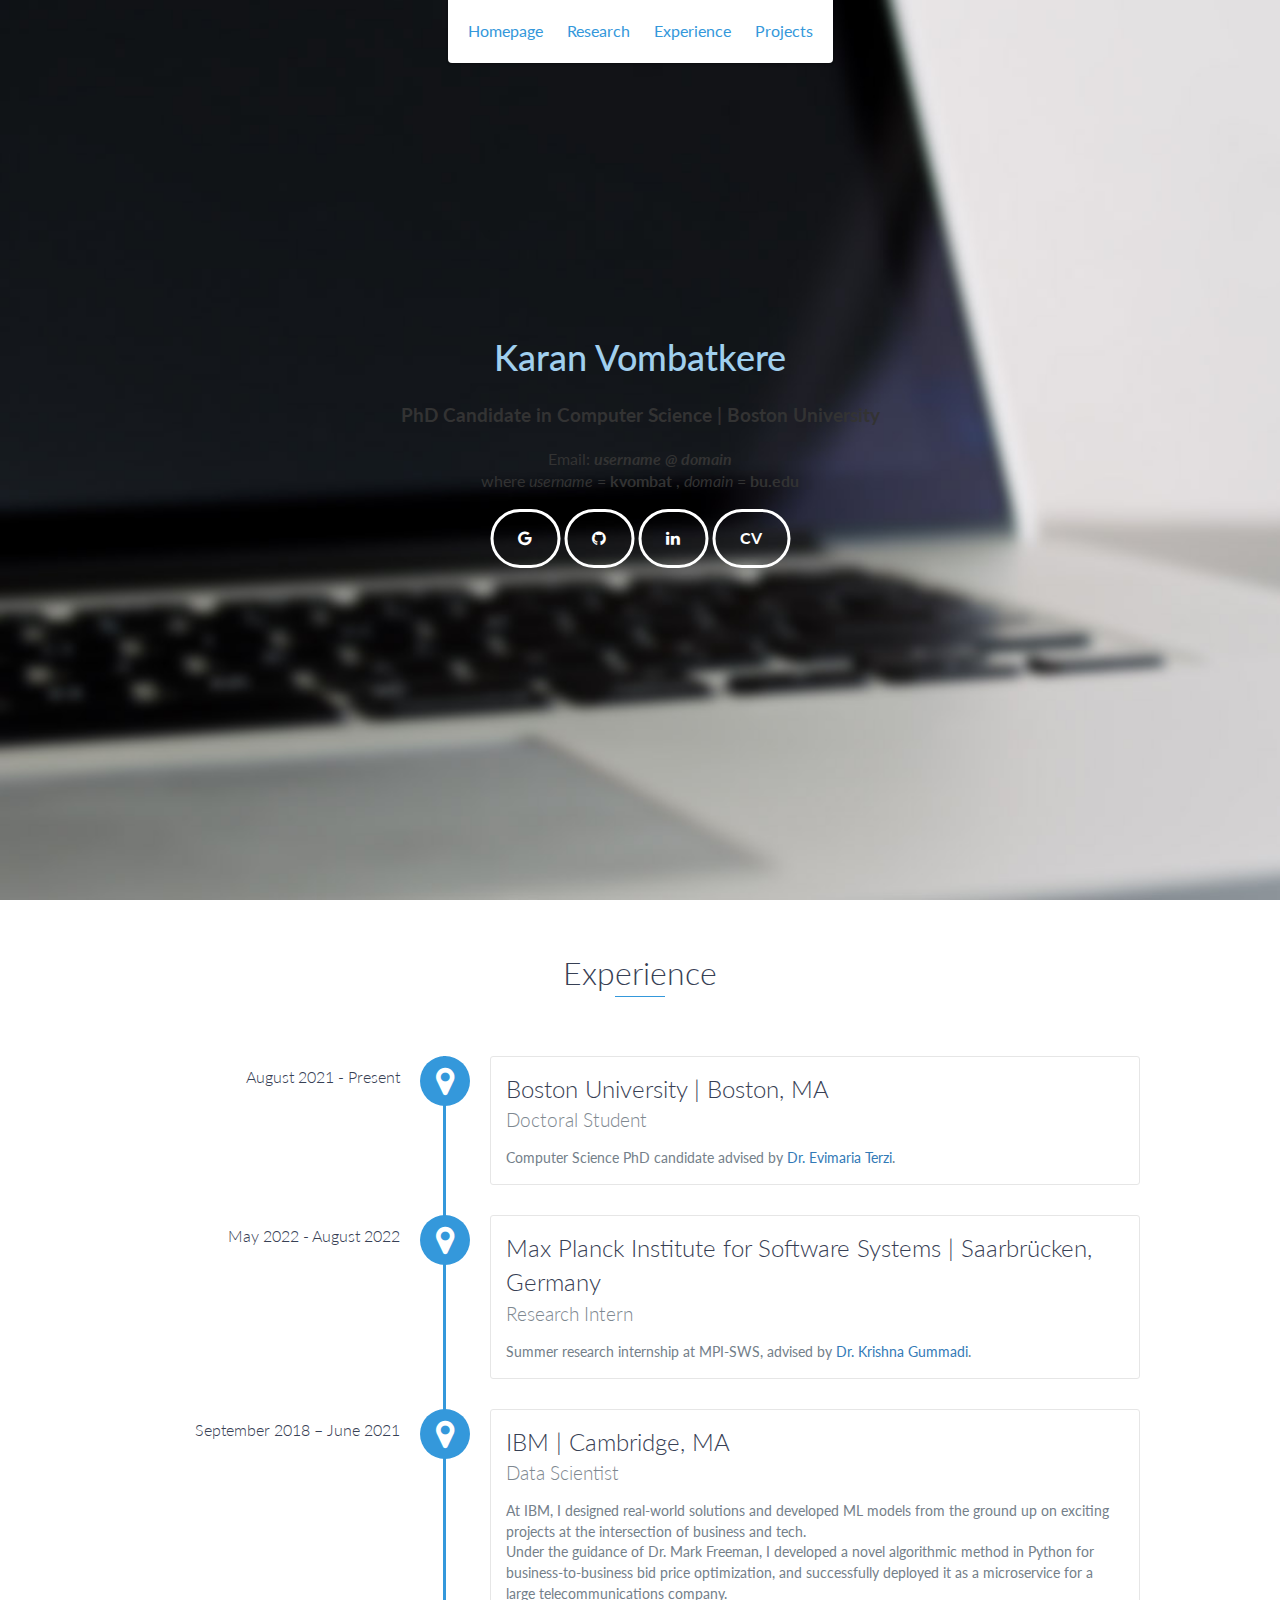
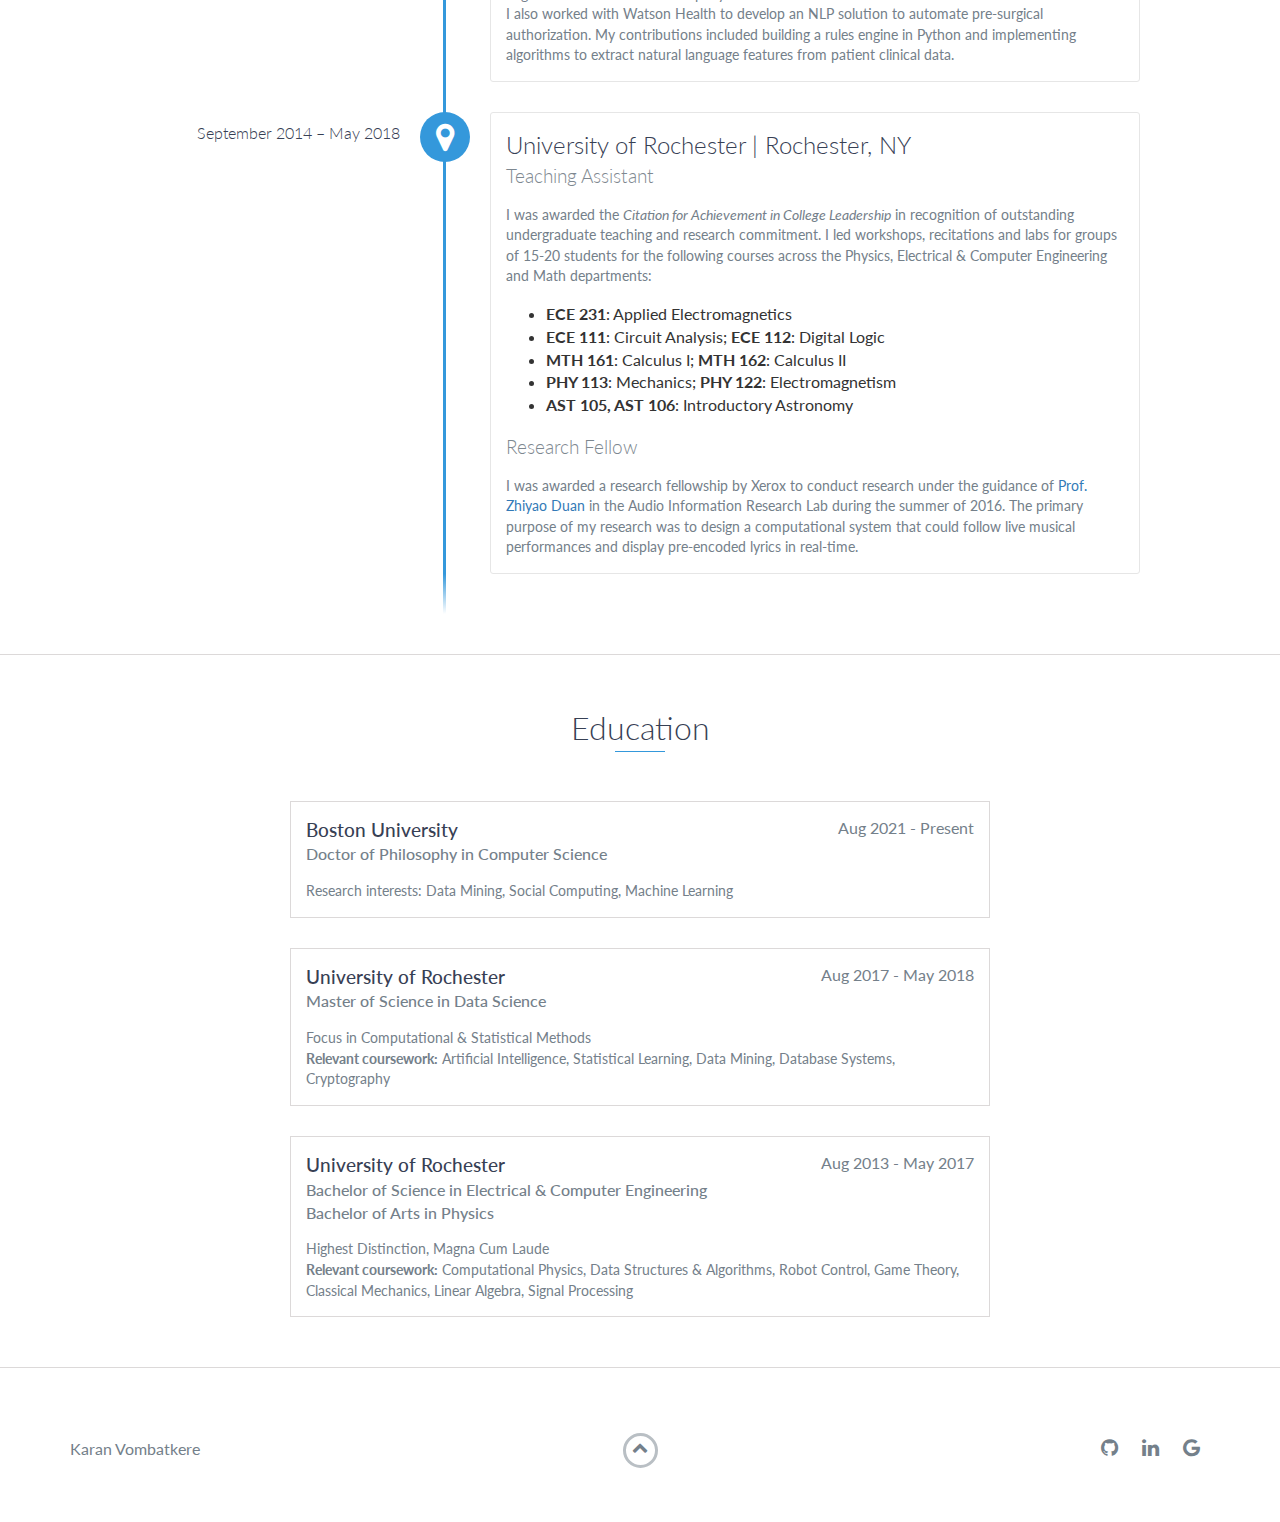
<file: experience.html>
<!DOCTYPE html>
<html class="no-js" lang="en">

<head>
    <meta charset="utf-8">
    <meta http-equiv="X-UA-Compatible" content="IE=edge">
    <meta name="viewport" content="width=device-width, initial-scale=1">
    <meta name="description" content="Karan Vombatkere. Computer Science PhD Candidate at Boston University. Boston Area. Previous: IBM. University of Rochester.">
    <meta name="keywords" content="Karan Vombatkere, Vombatkere, Data Mining, Machine Learning, Data Science, Python, PhD, University of Rochester, Rochester, Boston, Boston University, Terzi">
    <meta name="author" content="Karan Vombatkere">
    <meta name="google-site-verification" content="_yci14Q2IrBgGK2cOmXFaVtaplQLrWOW6jhABCoEYLM" />
    <title>KV Projects</title>
    <link rel="shortcut icon" href="favicon.ico" type="image/x-icon">
    <link rel="icon" href="favicon.ico" type="image/x-icon">
    <link href="https://fonts.googleapis.com/css?family=Lato:300,400,700,900" rel="stylesheet">
    <link rel="stylesheet" href="libs/font-awesome/css/font-awesome.min.css">
    <link href="css/bootstrap.min.css" rel="stylesheet">
    <link href="css/styles.css" rel="stylesheet">
</head>

<body>
    <div id="mobile-menu-open" class="shadow-large">
        <i class="fa fa-bars" aria-hidden="true"></i>
    </div>
    <!-- End #mobile-menu-toggle -->
    <body>
        <div id="mobile-menu-open" class="shadow-large">
            <i class="fa fa-bars" aria-hidden="true"></i>
        </div>
        <!-- End #mobile-menu-toggle -->
        <header>
            <div id="mobile-menu-close">
                <span>Close</span> <i class="fa fa-times" aria-hidden="true"></i>
            </div>
            <ul id="menu" class="shadow">
                <li>
                    <a href="index.html"> Homepage </a>
                </li>
                <li>
                    <a href="index.html#research"> Research </a>
                </li>
                <li>
                    <a href="experience.html"> Experience </a>
                </li>
                <li>
                    <a href="projects.html"> Projects </a>
                </li>
            </ul>
        </header>
        <!-- End header -->

    <div id="lead">
        <div id="lead-content">
            <h2>Karan Vombatkere</h2>
            <h3>PhD Candidate in Computer Science | Boston University</h3>
                Email: <em><b>username @ domain</b></em> <br> where <em>username</em> = <b>kvombat</b> , <em>domain</em> = <b>bu.edu</b></b>
            </p>
            <a href="https://scholar.google.com/citations?user=d02mnckAAAAJ" class="btn-rounded-white" target="_blank"><i class="fa fa-google" aria-hidden="true"></i></a>
            <a href="https://github.com/kvombatkere/" class="btn-rounded-white" target="_blank"><i class="fa fa-github" aria-hidden="true"></i></a>
            <a href="https://www.linkedin.com/in/karan-vombatkere-7a0317ab/" class="btn-rounded-white" target="_blank"><i class="fa fa-linkedin" aria-hidden="true"></i></a>
            <a href="assets/Vombatkere_CV_Jan24.pdf" class="btn-rounded-white" target="_blank"><b>CV</b></a>
        </div>
        <!-- End #lead-content -->
    </div>
    <!-- End #lead -->

    <div id="experience">
        <h2 class="heading">Experience</h2>
        <div id="experience-timeline">
            <div data-date="August 2021 - Present">
                <h3>Boston University | Boston, MA</h3>
                <h4>Doctoral Student</h4>
                <p>
                    Computer Science PhD candidate advised by <a href="http://cs-people.bu.edu/evimaria/" target="_blank">Dr. Evimaria Terzi</a>.
                </p>
            </div>

            <div data-date="May 2022 - August 2022">
                <h3>Max Planck Institute for Software Systems | Saarbrücken, Germany</h3>
                <h4>Research Intern</h4>
                <p>
                    Summer research internship at MPI-SWS, advised by <a href="https://people.mpi-sws.org/~gummadi/" target="_blank">Dr. Krishna Gummadi</a>.
                </p>
            </div>

            <div data-date="September 2018 – June 2021">
                <h3>IBM | Cambridge, MA</h3>
                <h4>Data Scientist</h4>
                <p>
                    At IBM, I designed real-world solutions and developed ML models from the ground up on exciting projects at the intersection of business and tech. <br> Under the guidance of Dr. Mark Freeman, I developed a novel algorithmic method in
                    Python for business-to-business bid price optimization, and successfully deployed it as a microservice for a large telecommunications company.
                    <br>I also worked with Watson Health to develop an NLP solution to automate pre-surgical authorization. My contributions included building a rules engine in Python and implementing algorithms to extract natural language features from
                    patient clinical data.
                </p>
            </div>

            <div data-date="September 2014 – May 2018">
                <h3>University of Rochester | Rochester, NY</h3>
                <h4>Teaching Assistant</h4>
                <p>
                    I was awarded the <i>Citation for Achievement in College Leadership</i> in recognition of outstanding undergraduate teaching and research commitment. I led workshops, recitations and labs for groups of 15-20 students for the following
                    courses across the Physics, Electrical & Computer Engineering and Math departments:<br>
                    <ul>
                        <li><b>ECE 231</b>: Applied Electromagnetics</li>
                        <li><b>ECE 111</b>: Circuit Analysis; <b>ECE 112</b>: Digital Logic</li>
                        <li><b>MTH 161</b>: Calculus I; <b>MTH 162</b>: Calculus II </li>
                        <li><b>PHY 113</b>: Mechanics; <b>PHY 122</b>: Electromagnetism</li>
                        <li><b>AST 105, AST 106</b>: Introductory Astronomy</li>
                    </ul>
                </p>
                <h4>Research Fellow</h4>
                <p>
                    I was awarded a research fellowship by Xerox to conduct research under the guidance of
                    <a href="https://scholar.google.com/citations?hl=en&user=pJmAoJ4AAAAJ" target="_blank">Prof. Zhiyao Duan</a> in the Audio Information Research Lab during the summer of 2016. The primary purpose of my research was to design a computational
                    system that could follow live musical performances and display pre-encoded lyrics in real-time.
                </p>
            </div>
        </div>
    </div>
    <!-- End #experience -->

    <div id="education">
        <h2 class="heading">Education</h2>
        <div class="education-block">
            <h3>Boston University</h3>
            <span class="education-date">Aug 2021 - Present</span>
            <h4>Doctor of Philosophy in Computer Science</h4>
            <p>
                Research interests: Data Mining, Social Computing, Machine Learning<br>
            </p>
        </div>

        <div class="education-block">
            <h3>University of Rochester</h3>
            <span class="education-date">Aug 2017 - May 2018</span>
            <h4>Master of Science in Data Science</h4>
            <p>
                Focus in Computational & Statistical Methods<br>
                <b>Relevant coursework:</b> Artificial Intelligence, Statistical Learning, Data Mining, Database Systems, Cryptography
            </p>
        </div>
        <!-- End .education-block -->

        <div class="education-block">
            <h3>University of Rochester</h3>
            <span class="education-date">Aug 2013 - May 2017</span>
            <h4>Bachelor of Science in Electrical & Computer Engineering <br> Bachelor of Arts in Physics
            </h4>
            <p>
                Highest Distinction, Magna Cum Laude<br>
                <b>Relevant coursework:</b> Computational Physics, Data Structures & Algorithms, Robot Control, Game Theory, Classical Mechanics, Linear Algebra, Signal Processing
            </p>
            <!--<ul>
                <li>
                    Lorem ipsum dolor sit amet, consectetur adipiscing elit.
                </li>
                <li>
                    Lorem ipsum dolor sit amet, consectetur adipiscing elit.
                </li>
                <li>
                    Lorem ipsum dolor sit amet, consectetur adipiscing elit.
                </li>
            </ul> -->
        </div>
        <!-- End .education-block -->
    </div>
    <!-- End #education -->

    <footer>
        <div class="container">
            <div class="row">
                <div class="col-sm-5 copyright">
                    <p>
                        Karan Vombatkere
                    </p>
                </div>
                <div class="col-sm-2 top">
                    <span id="to-top">
                        <i class="fa fa-chevron-up" aria-hidden="true"></i>
                    </span>
                </div>
                <div class="col-sm-5 social">
                    <ul>
                        <li>
                            <a href="https://github.com/kvombatkere/" target="_blank"><i class="fa fa-github" aria-hidden="true"></i></a>
                        </li>
                        <li>
                            <a href="https://www.linkedin.com/in/karan-vombatkere-7a0317ab/" target="_blank"><i class="fa fa-linkedin" aria-hidden="true"></i></a>
                        </li>
                        <li>
                            <a href="https://scholar.google.com/citations?hl=en&user=d02mnckAAAAJ" target="_blank"><i class="fa fa-google" aria-hidden="true"></i></a>
                        </li>
                    </ul>
                </div>
            </div>
        </div>
    </footer>
    <!-- End footer -->

    <script src="https://ajax.googleapis.com/ajax/libs/jquery/1.12.4/jquery.min.js"></script>
    <script src="js/scripts.js"></script>
</body>
</html>
</file>
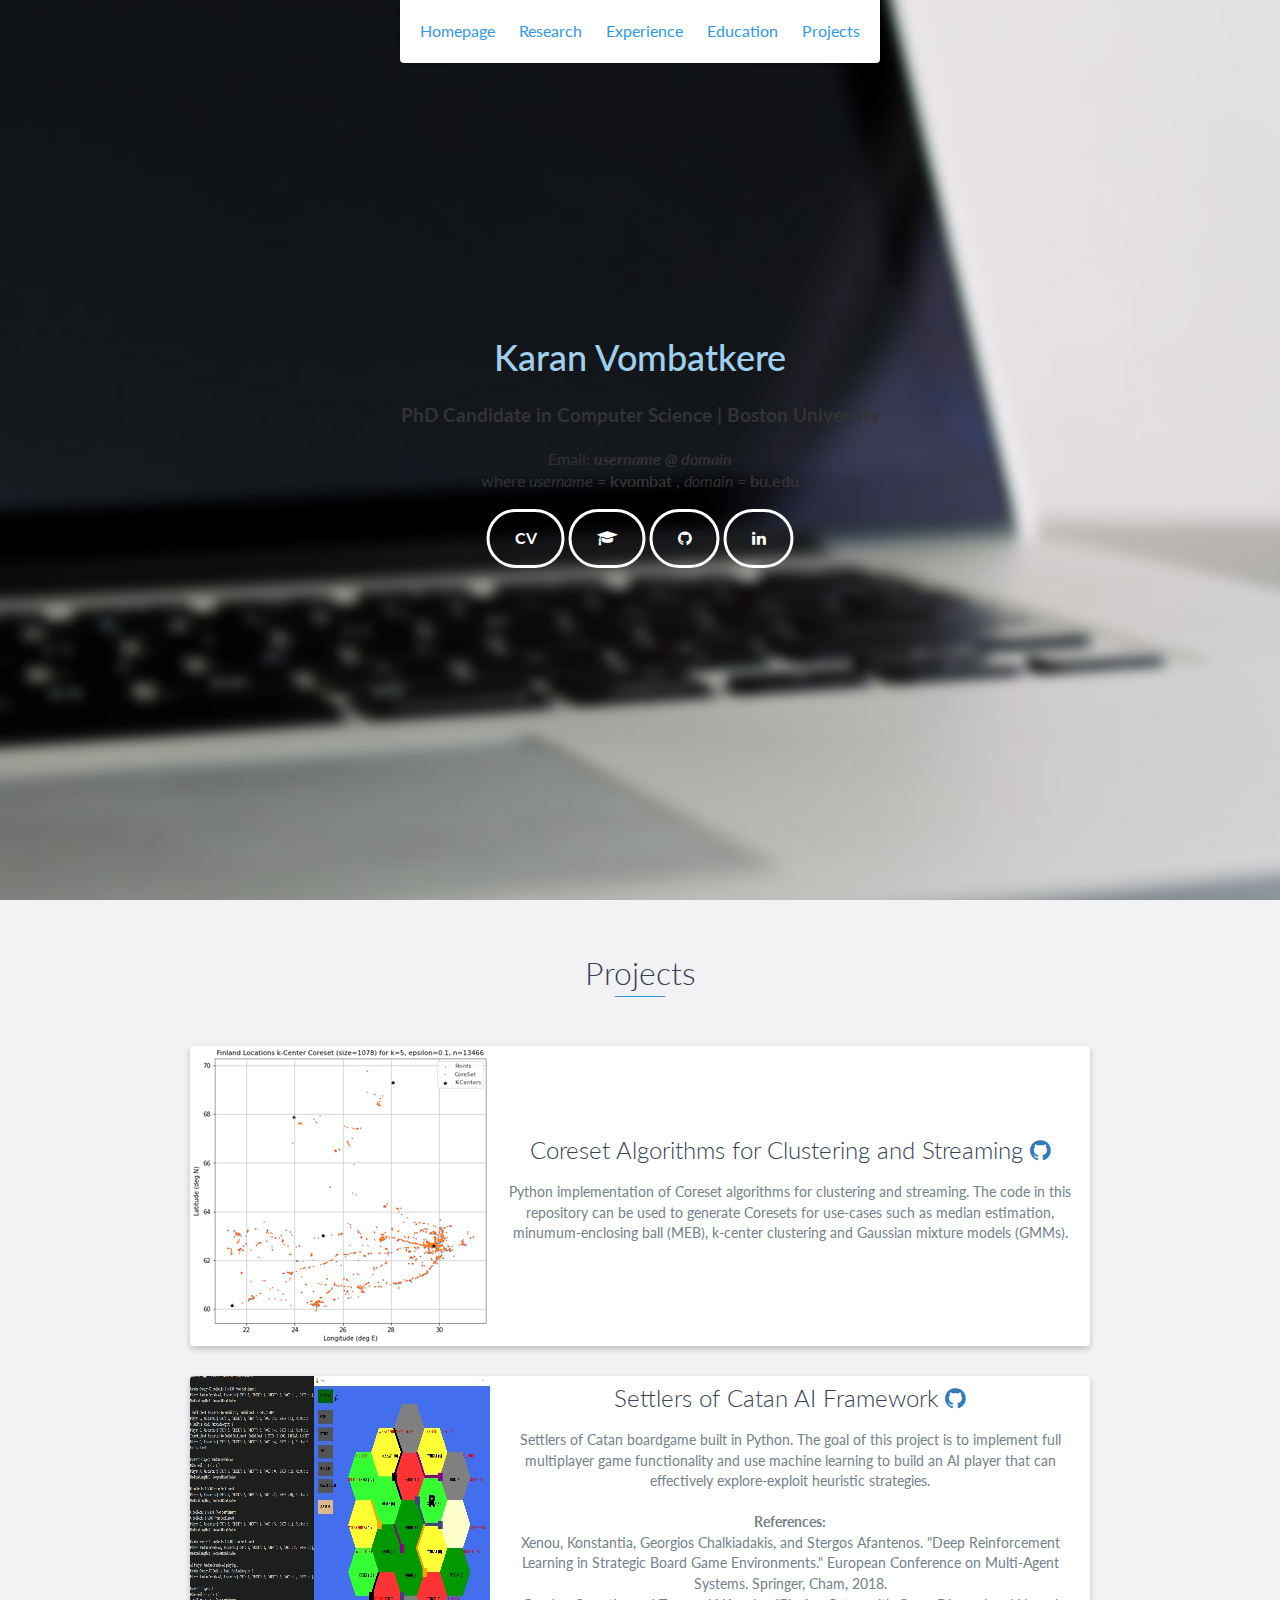
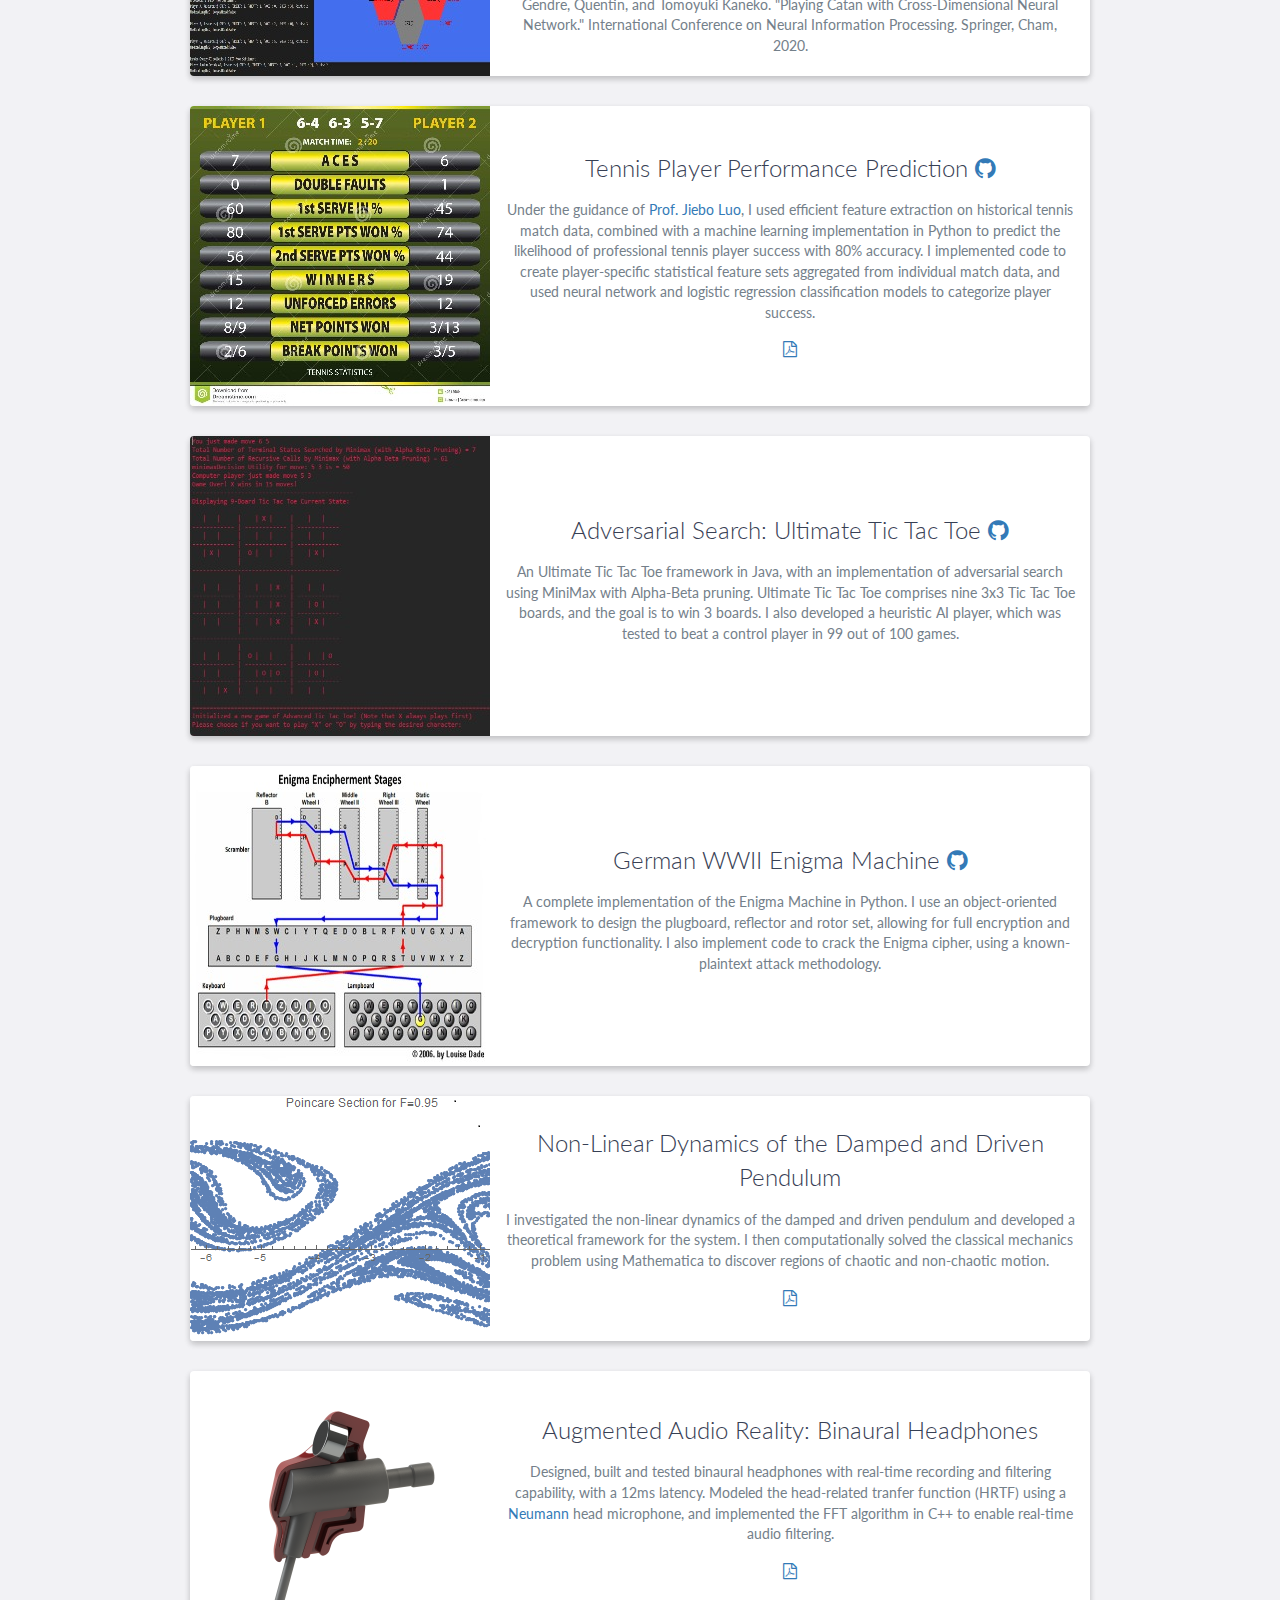
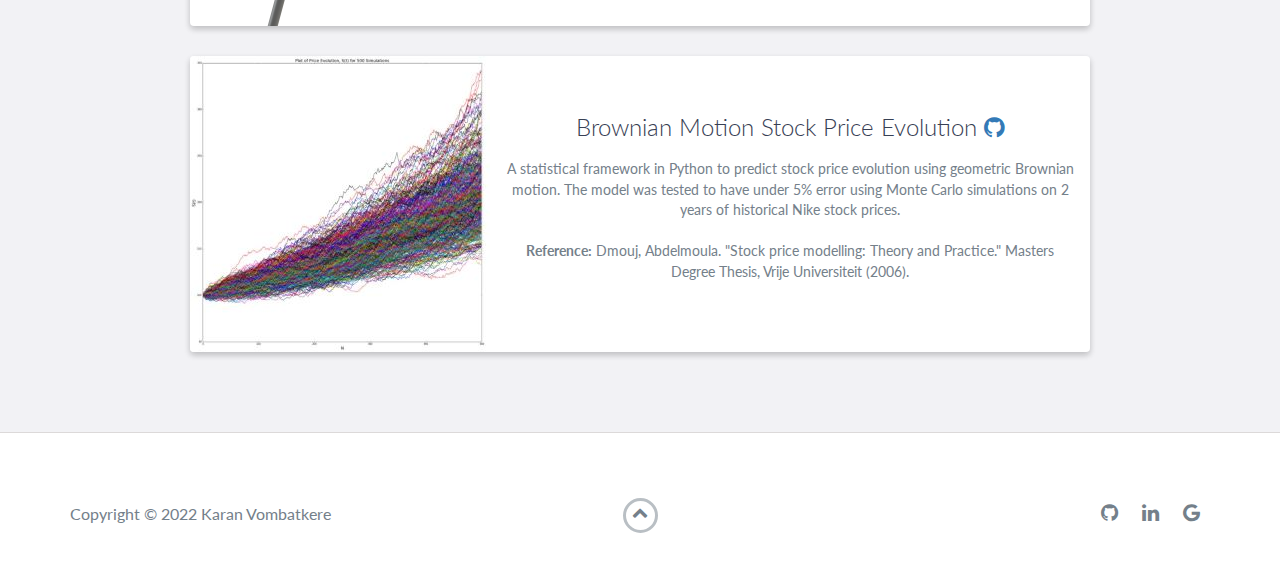
<file: projects.html>
<!DOCTYPE html>
<html class="no-js" lang="en">

<head>
    <meta charset="utf-8">
    <meta http-equiv="X-UA-Compatible" content="IE=edge">
    <meta name="viewport" content="width=device-width, initial-scale=1">
    <meta name="description" content="Karan Vombatkere. Computer Science PhD Candidate at Boston University. Boston Area. Previous: Data Scientist at IBM. University of Rochester.">
    <meta name="keywords" content="Karan Vombatkere, Vombatkere, Data Mining, Machine Learning, Data Science, Python, PhD, University of Rochester, Rochester, Boston, Boston University, Terzi">
    <meta name="author" content="Karan Vombatkere">
    <meta name="google-site-verification" content="_yci14Q2IrBgGK2cOmXFaVtaplQLrWOW6jhABCoEYLM" />
    <title>KV Projects</title>
    <link rel="shortcut icon" href="favicon.ico" type="image/x-icon">
    <link rel="icon" href="favicon.ico" type="image/x-icon">
    <link href="https://fonts.googleapis.com/css?family=Lato:300,400,700,900" rel="stylesheet">
    <link rel="stylesheet" href="libs/font-awesome/css/font-awesome.min.css">
    <link href="css/bootstrap.min.css" rel="stylesheet">
    <link href="css/styles.css" rel="stylesheet">
</head>

<body>
    <div id="mobile-menu-open" class="shadow-large">
        <i class="fa fa-bars" aria-hidden="true"></i>
    </div>
    <!-- End #mobile-menu-toggle -->
    <body>
        <div id="mobile-menu-open" class="shadow-large">
            <i class="fa fa-bars" aria-hidden="true"></i>
        </div>
        <!-- End #mobile-menu-toggle -->
        <header>
            <div id="mobile-menu-close">
                <span>Close</span> <i class="fa fa-times" aria-hidden="true"></i>
            </div>
            <ul id="menu" class="shadow">
                <li>
                    <a href="index.html"> Homepage </a>
                </li>
                <li>
                    <a href="index.html#research"> Research </a>
                </li>
                <li>
                    <a href="index.html#experience"> Experience </a>
                </li>
                <li>
                    <a href="index.html#education"> Education </a>
                </li>
                <li>
                    <a href="projects.html"> Projects </a>
                </li>
            </ul>
        </header>
        <!-- End header -->

    <div id="lead">
        <div id="lead-content">
            <h2>Karan Vombatkere</h2>
            <h3>PhD Candidate in Computer Science | Boston University</h3>
                Email: <em><b>username @ domain</b></em> <br> where <em>username</em> = <b>kvombat</b> , <em>domain</em> = <b>bu.edu</b></b>
            </p>
            <a href="assets/Vombatkere_CV.pdf" class="btn-rounded-white" target="_blank"><b>CV</b></a>
            <a href="https://scholar.google.com/citations?user=d02mnckAAAAJ" class="btn-rounded-white" target="_blank"><i class="fa fa-graduation-cap" aria-hidden="true"></i></a>
            <a href="https://github.com/kvombatkere/" class="btn-rounded-white" target="_blank"><i class="fa fa-github" aria-hidden="true"></i></a>
            <a href="https://www.linkedin.com/in/karan-vombatkere-7a0317ab/" class="btn-rounded-white" target="_blank"><i class="fa fa-linkedin" aria-hidden="true"></i></a>
        </div>
        <!-- End #lead-content -->
    </div>
    <!-- End #lead -->

    <div id="projects" class="background-alt">
        <h2 class="heading">Projects</h2>
        <div class="container">
            <div class="row">

                <div class="project shadow-large">
                    <div class="project-image">
                        <img src="images/coreset.png" />
                    </div>
                    <!-- End .project-image -->
                    <div class="project-info">
                        <h3>Coreset Algorithms for Clustering and Streaming <a href="https://github.com/kvombatkere/CoreSets-Algorithms" target="_blank"><i class="fa fa-github" aria-hidden="true"></i></a>
                        </h3>
                        <p>
                            Python implementation of Coreset algorithms for clustering and streaming. The code in this repository can be used to generate Coresets for use-cases 
                            such as median estimation, minumum-enclosing ball (MEB), k-center clustering and Gaussian mixture models (GMMs).
                        </p>
                    </div>
                    <!-- End .project-info -->
                </div>
                <!-- End .project -->

                <div class="project shadow-large">
                    <div class="project-image">
                        <img src="images/catan_gui.jpg" />
                    </div>
                    <!-- End .project-image -->
                    <div class="project-info">
                        <h3>Settlers of Catan AI Framework <a href="https://github.com/kvombatkere/Catan-AI" target="_blank"><i class="fa fa-github" aria-hidden="true"></i></a>
                        </h3>
                        <p>
                            Settlers of Catan boardgame built in Python. The goal of this project is to implement full multiplayer game functionality and use machine learning to build an AI player that can effectively explore-exploit heuristic strategies.
                            <br><br>
                            <b>References:</b><br> Xenou, Konstantia, Georgios Chalkiadakis, and Stergos Afantenos. "Deep Reinforcement Learning in Strategic Board Game Environments." European Conference on Multi-Agent Systems. Springer, Cham, 2018.<br>                            
                            Gendre, Quentin, and Tomoyuki Kaneko. "Playing Catan with Cross-Dimensional Neural Network." International Conference on Neural Information Processing. Springer, Cham, 2020.
                        </p>
                    </div>
                    <!-- End .project-info -->
                </div>
                <!-- End .project -->

                <div class="project shadow-large">
                    <div class="project-image">
                        <img src="images/tennis.jpg" />
                    </div>
                    <!-- End .project-image -->
                    <div class="project-info">
                        <h3>Tennis Player Performance Prediction <a href="https://github.com/kvombatkere/Tennis-Performance-Prediction" target="_blank"><i class="fa fa-github" aria-hidden="true"></i></a>
                        </h3>
                        <p>
                            Under the guidance of <a href="https://scholar.google.com/citations?user=CcbnBvgAAAAJ&hl=en" target="_blank">Prof. Jiebo Luo</a>, I used efficient feature extraction on historical tennis match data, combined with a machine
                            learning implementation in Python to predict the likelihood of professional tennis player success with 80% accuracy. I implemented code to create player-specific statistical feature sets aggregated from individual match data,
                            and used neural network and logistic regression classification models to categorize player success.
                        </p>
                        <a href="assets/Vombatkere_TennisPlayerPrediction_WriteUp.pdf" target="_blank"><i class="fa fa-file-pdf-o" aria-hidden="true"></i></a>
                    </div>
                    <!-- End .project-info -->
                </div>
                <!-- End .project -->

                <div class="project shadow-large">
                    <div class="project-image">
                        <img src="images/ttt_2.jpg" />
                    </div>
                    <!-- End .project-image -->
                    <div class="project-info">
                        <h3>Adversarial Search: Ultimate Tic Tac Toe <a href="https://github.com/kvombatkere/UltimateTicTacToe-AI" target="_blank"><i class="fa fa-github" aria-hidden="true"></i></a>
                        </h3>
                        <p>
                            An Ultimate Tic Tac Toe framework in Java, with an implementation of adversarial search using MiniMax with Alpha-Beta pruning. Ultimate Tic Tac Toe comprises nine 3x3 Tic Tac Toe boards, and the goal is to win 3 boards. I also developed a heuristic AI
                            player, which was tested to beat a control player in 99 out of 100 games.
                        </p>
                    </div>
                    <!-- End .project-info -->
                </div>
                <!-- End .project -->

                <div class="project shadow-large">
                    <div class="project-image">
                        <img src="images/enigma.jpg" />
                    </div>
                    <!-- End .project-image -->
                    <div class="project-info">
                        <h3>German WWII Enigma Machine <a href="https://github.com/kvombatkere/Enigma-Machine" target="_blank"><i class="fa fa-github" aria-hidden="true"></i></a>
                        </h3>
                        <p>
                            A complete implementation of the Enigma Machine in Python. I use an object-oriented framework to design the plugboard, reflector and rotor set, allowing for full encryption and decryption functionality. I also implement code to crack the Enigma cipher,
                            using a known-plaintext attack methodology.
                        </p>
                    </div>
                    <!-- End .project-info -->
                </div>
                <!-- End .project -->

                <div class="project shadow-large">
                    <div class="project-image">
                        <img src="images/pendulum_dynamics.png" />
                    </div>
                    <!-- End .project-image -->
                    <div class="project-info">
                        <h3>Non-Linear Dynamics of the Damped and Driven Pendulum</h3>
                        <p>
                            I investigated the non-linear dynamics of the damped and driven pendulum and developed a theoretical framework for the system. I then computationally solved the classical mechanics problem using Mathematica to discover regions of chaotic and non-chaotic
                            motion.
                        </p>
                        <a href="assets/Vombatkere_ClassicalMechanics_2016.pdf" target="_blank"><i class="fa fa-file-pdf-o" aria-hidden="true"></i></a>
                    </div>
                    <!-- End .project-info -->
                </div>
                <!-- End .project -->

                <div class="project shadow-large">
                    <div class="project-image">
                        <img src="images/binaural.png" />
                    </div>
                    <!-- End .project-image -->
                    <div class="project-info">
                        <h3>Augmented Audio Reality: Binaural Headphones</h3>
                        <p>
                            Designed, built and tested binaural headphones with real-time recording and filtering capability, with a 12ms latency. Modeled the head-related tranfer function (HRTF) using a <a href="https://en-de.neumann.com/ku-100" target="_blank">Neumann</a>                            head microphone, and implemented the FFT algorithm in C++ to enable real-time audio filtering.
                        </p>
                        <a href="assets/Vombatkere_SeniorDesignPresentation.pdf" target="_blank"><i class="fa fa-file-pdf-o" aria-hidden="true"></i></a>
                    </div>
                    <!-- End .project-info -->
                </div>
                <!-- End .project -->

                <div class="project shadow-large">
                    <div class="project-image">
                        <img src="images/brownian.JPG" />
                    </div>
                    <!-- End .project-image -->
                    <div class="project-info">
                        <h3>Brownian Motion Stock Price Evolution <a href="https://github.com/kvombatkere/Brownian-Price-Evolution" target="_blank"><i class="fa fa-github" aria-hidden="true"></i> </a>
                        </h3>
                        <p>
                            A statistical framework in Python to predict stock price evolution using geometric Brownian motion. The model was tested to have under 5% error using Monte Carlo simulations on 2 years of historical Nike stock prices.<br> <br>
                            <b>Reference:</b> Dmouj, Abdelmoula. "Stock price modelling: Theory and Practice." Masters Degree Thesis, Vrije Universiteit (2006).
                        </p>
                    </div>
                    <!-- End .project-info -->
                </div>
                <!-- End .project -->
            </div>
        </div>
    </div>
    <!-- End #projects -->

    <footer>
        <div class="container">
            <div class="row">
                <div class="col-sm-5 copyright">
                    <p>
                        Copyright &copy; 2022 Karan Vombatkere
                    </p>
                </div>
                <div class="col-sm-2 top">
                    <span id="to-top">
                        <i class="fa fa-chevron-up" aria-hidden="true"></i>
                    </span>
                </div>
                <div class="col-sm-5 social">
                    <ul>
                        <li>
                            <a href="https://github.com/kvombatkere/" target="_blank"><i class="fa fa-github" aria-hidden="true"></i></a>
                        </li>
                        <li>
                            <a href="https://www.linkedin.com/in/karan-vombatkere-7a0317ab/" target="_blank"><i class="fa fa-linkedin" aria-hidden="true"></i></a>
                        </li>
                        <li>
                            <a href="https://scholar.google.com/citations?hl=en&user=d02mnckAAAAJ" target="_blank"><i class="fa fa-google" aria-hidden="true"></i></a>
                        </li>
                    </ul>
                </div>
            </div>
        </div>
    </footer>
    <!-- End footer -->

</body>
</html>
</file>
<file: css/styles.css>
/*!
    Title: Dev Portfolio Template
    Version: 1.2.2
    Last Change: 03/25/2020
    Author: Ryan Fitzgerald
    Repo: https://github.com/RyanFitzgerald/devportfolio-template
    Issues: https://github.com/RyanFitzgerald/devportfolio-template/issues

    Description: This file contains all the styles associated with the page
    that don't come from third party libraries. This file gets compiled using
    Gulp and send to the /css folder which is then loaded on the page.
*/body{font-family:'Lato', sans-serif;font-size:16px}body.active{overflow:hidden;z-index:-1}.no-js #experience-timeline>div{background:#fff;padding:10px;margin-bottom:10px;border:1px solid #dcd9d9}.no-js #experience-timeline>div h3{font-size:1.5em;font-weight:300;color:#374054;display:inline-block;margin:0}.no-js #experience-timeline>div h4{font-size:1.2em;font-weight:300;color:#7e8890;margin:0 0 15px 0}.no-js #experience-timeline>div p{color:#74808a;font-size:0.9em;margin:0}.no-js #experience-timeline:before,.no-js #experience-timeline:after{content:none}@keyframes dropHeader{0%{transform:translateY(-100%)}100%{transform:translateY(0)}}header{position:absolute;top:0;left:0;right:0;text-align:center;z-index:10;animation-name:dropHeader;animation-iteration-count:1;animation-timing-function:ease;animation-duration:0.75s}header ul{display:inline-block;background:#fff;text-align:center;padding:10px;margin:0;border-bottom-right-radius:4px;border-bottom-left-radius:4px}header li{display:inline-block}header a{display:block;color:#3498db;padding:10px}header a:hover{color:#217dbb;text-decoration:none;background:#eee;border-radius:4px}header a:focus{color:#3498db;text-decoration:none}header.active{display:block}header.sticky{position:fixed;z-index:999}#menu.active{display:block}#mobile-menu-open{display:none;cursor:pointer;position:fixed;right:15px;top:10px;color:#3498db;font-size:1.5em;z-index:20;padding:0 7px;border-radius:4px;background:#fff}#mobile-menu-close{display:none;text-align:right;width:100%;background:#fff;font-size:1.5em;padding-right:15px;padding-top:10px;cursor:pointer;color:#3498db}#mobile-menu-close span{font-size:0.5em;text-transform:uppercase}#mobile-menu-close i{vertical-align:middle}footer{padding:50px 0}.copyright{padding-top:20px}.copyright p{margin:0;color:#74808a}.top{text-align:center}.top span{cursor:pointer;display:block;margin:15px auto 0 auto;width:35px;height:35px;border-radius:50%;border:3px solid #b9bfc4;text-align:center}.top i{color:#74808a}.social{text-align:right}.social ul{margin:5px 0 0 0;padding:0}.social li{display:inline-block;font-size:1.25em;list-style:none}.social a{display:block;color:#74808a;padding:10px}.social a:hover{color:#3498db}.btn-rounded-white{display:inline-block;color:#fff;padding:15px 25px;border:3px solid #fff;border-radius:30px;transition:.5s ease all}.btn-rounded-white:hover{color:#3498db;background:#fff;text-decoration:none}.shadow{box-shadow:0 1px 3px rgba(0,0,0,0.12),0 1px 2px rgba(0,0,0,0.24)}.shadow-large{box-shadow:0 3px 6px rgba(0,0,0,0.08),0 3px 6px rgba(0,0,0,0.15)}.heading{position:relative;display:inline-block;font-size:2em;font-weight:300;margin:0 0 30px 0}.heading:after{position:absolute;content:'';top:100%;height:1px;width:50px;left:0;right:0;margin:0 auto;background:#3498db}.background-alt{background:#f2f2f5}#lead{position:relative;height:100vh;min-height:500px;max-height:1080px;background:url(../images/lead-bg.jpg);background-size:cover;padding:15px;overflow:hidden}#lead-content{position:absolute;z-index:10;top:50%;left:50%;transform:translate(-50%, -50%);text-align:center}#lead-content h1,#lead-content h2{margin:0}#lead-content h1{color:#fff;font-weight:900;font-size:5em;text-transform:uppercase;letter-spacing:0.05em;line-height:0.9em}#lead-content h2{color:#a0cfee;font-weight:500;font-size:2.25em;margin-bottom:15px}#lead-overlay{position:absolute;height:100%;width:100%;top:0;right:0;bottom:0;left:0;background:rgba(33,125,187,0.8);z-index:1}#lead-down{position:absolute;left:0;right:0;width:100%;text-align:center;z-index:10;bottom:15px;color:#fff}#lead-down span{cursor:pointer;display:block;margin:0 auto;width:35px;height:35px;border-radius:50%;border:3px solid #a0cfee;text-align:center}#lead-down i{animation:pulsate 1.5s ease;animation-iteration-count:infinite;padding-top:5px}@keyframes pulsate{0%{transform:scale(1, 1)}50%{transform:scale(1.2, 1.2)}100%{transform:scale(1, 1)}}#about{padding:75px 15px;border-bottom:1px solid #dcd9d9}#about h2{color:#374054}#about p{color:#74808a;margin:0}#experience{padding:50px 15px;text-align:center;border-bottom:1px solid #dcd9d9}#experience h2{color:#374054}#experience-timeline{margin:30px auto 0 auto;position:relative;max-width:1000px}#experience-timeline:before{position:absolute;content:'';top:0;bottom:0;left:303px;right:auto;height:100%;width:3px;background:#3498db;z-index:0}#experience-timeline:after{position:absolute;content:'';width:3px;height:40px;background:#3498db;background:linear-gradient(to bottom, #3498db, rgba(52,152,219,0));top:100%;left:303px}.vtimeline-content{margin-left:350px;background:#fff;border:1px solid #e6e6e6;padding:15px;border-radius:3px;text-align:left}.vtimeline-content h3{font-size:1.5em;font-weight:300;color:#374054;display:inline-block;margin:0}.vtimeline-content h4{font-size:1.2em;font-weight:300;color:#7e8890;margin:0 0 15px 0}.vtimeline-content p{color:#74808a;font-size:0.9em;margin:0}.vtimeline-point{position:relative;display:block;vertical-align:top;margin-bottom:30px}.vtimeline-icon{position:relative;color:#fff;width:50px;height:50px;background:#3498db;border-radius:50%;float:left;z-index:99;margin-left:280px}.vtimeline-icon i{display:block;font-size:2em;margin-top:10px}.vtimeline-date{width:260px;text-align:right;position:absolute;left:0;top:10px;font-weight:300;color:#374054}#education{padding:50px 15px 20px 15px;border-bottom:1px solid #dcd9d9;text-align:center}#education h2{color:#374054;margin-bottom:50px}.education-block{max-width:700px;margin:0 auto 30px auto;padding:15px;border:1px solid #dcd9d9;text-align:left}.education-block h3{font-weight:500;float:left;margin:0;color:#374054}.education-block span{color:#74808a;float:right}.education-block h4{color:#74808a;clear:both;font-weight:500;margin:0 0 15px 0}.education-block p,.education-block ul{margin:0;color:#74808a;font-size:0.9em}.education-block ul{padding:0 0 0 15px}#projects{padding:50px 15px;border-bottom:1px solid #dcd9d9;text-align:center}#projects h2{color:#374054;margin-bottom:50px}.project{position:relative;max-width:900px;margin:0 auto 30px auto;overflow:hidden;background:#fff;border-radius:4px}.project-image{float:left}.project-info{position:absolute;top:50%;transform:translateY(-50%);margin-left:300px;padding:15px}.project-info h3{font-size:1.5em;font-weight:300;color:#374054;margin:0 0 15px 0}.project-info p{color:#74808a;margin:0 0 15px 0;font-size:0.9em}.no-image .project-info{position:relative;margin:0;padding:30px 15px;transform:none}#more-projects{display:none}#skills{padding:50px 15px;text-align:center}#skills h2{color:#374054;margin-bottom:50px}#skills ul{display:block;margin:0 auto;padding:0;max-width:800px}#skills li{display:inline-block;margin:7px;padding:5px 10px;color:#374054;background:#e4e4ea;list-style:none;cursor:default;font-size:1.2em}#contact{padding:50px 15px;background:#3498db;text-align:center}#contact h2{margin:0 0 15px 0;color:#fff;font-weight:500}#contact-form{max-width:500px;margin:0 auto}#contact-form input,#contact-form textarea{display:block;width:100%;padding:10px;border-radius:4px;border:none;margin-bottom:10px;background:#1d6fa5;color:#fff;transition:.5s ease all}#contact-form input::-webkit-input-placeholder,#contact-form textarea::-webkit-input-placeholder{color:#fff}#contact-form input:-moz-placeholder,#contact-form textarea:-moz-placeholder{color:#fff;opacity:1}#contact-form input::-moz-placeholder,#contact-form textarea::-moz-placeholder{color:#fff;opacity:1}#contact-form input:-ms-input-placeholder,#contact-form textarea:-ms-input-placeholder{color:#fff}#contact-form input:focus,#contact-form textarea:focus{outline:none;background:#16527a}#contact-form textarea{height:150px;resize:none}#contact-form button{display:block;width:100%;background:#fff;border-radius:4px;padding:5px 10px;border:none;color:#3498db;font-weight:700;box-shadow:0 1px 3px rgba(0,0,0,0.12),0 1px 2px rgba(0,0,0,0.24);transition:.5s ease all}#contact-form button:hover{box-shadow:0 10px 20px rgba(0,0,0,0.19),0 6px 6px rgba(0,0,0,0.23)}.optional-section{padding:50px 15px;text-align:center;border-top:1px solid #dcd9d9}.optional-section h2{color:#374054}.optional-section-block{max-width:700px;margin:0 auto 30px auto;padding:15px;border:1px solid #dcd9d9;background:#fff;text-align:left}.optional-section-block h3{font-weight:500;margin:0 0 15px 0;color:#374054}.optional-section-block h4{color:#74808a;clear:both;font-weight:500;margin:0 0 15px 0}.optional-section-block p,.optional-section-block ul{margin:0 0 15px 0;color:#74808a;font-size:0.9em}.optional-section-block ul{padding:0 0 0 15px}@media only screen and (max-width: 750px){#experience-timeline:before,#experience-timeline:after{left:23px}.vtimeline-date{width:auto;text-align:left;position:relative;margin-bottom:15px;display:block;margin-left:70px}.vtimeline-icon{margin-left:0}.vtimeline-content{margin-left:70px}}@media only screen and (max-width: 992px){#lead{height:auto;min-height:auto;max-height:auto;padding:100px 15px}#lead-content{position:relative;transform:none;left:auto;top:auto}#lead-content h1{font-size:3em}#lead-content h2{font-size:1.75em}#about{text-align:center}#about p{text-align:left}}@media only screen and (max-width: 768px){header{position:fixed;display:none;z-index:999;animation:none;bottom:0;height:100%}#mobile-menu-open,#mobile-menu-close{display:block}#menu{height:100%;overflow-y:auto;box-shadow:none;border-radius:0;width:100%}#menu li{display:block;margin-bottom:10px}#lead-content h1{font-size:2em}#lead-content h2{font-size:1.3em}#lead-content a{padding:10px 20px}#lead-down{display:none}.education-block h3,.education-block span{float:none}.project-image{display:none}.project-info{position:relative;margin:0;padding:30px 15px;top:auto;transform:none}footer{text-align:center}.social{text-align:center}}@media only screen and (max-width: 480px){#lead-content h1{font-size:1.5em}#lead-content h2{font-size:1em}#lead-content a{font-size:0.9em;padding:5px 10px}}
</file>
